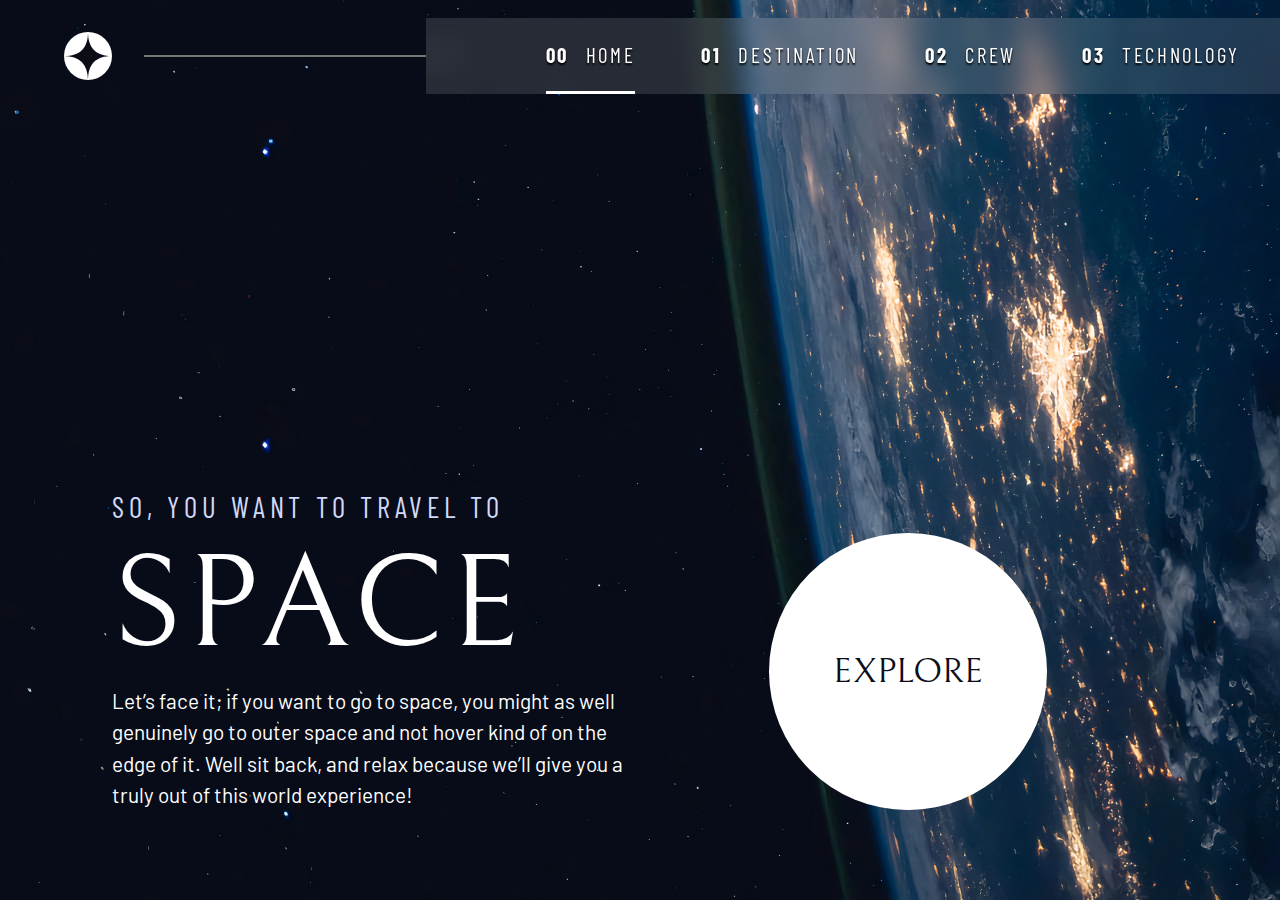
<file: index.html>
<!DOCTYPE html>
<html lang="en">
<head>
  <meta charset="UTF-8">
  <meta name="viewport" content="width=device-width, initial-scale=1.0">
  <link rel="icon" type="image/png" sizes="32x32" href="./assets/favicon-32x32.png">
  <title>Frontend Mentor | Space tourism website</title>
  <link rel="preconnect" href="https://fonts.googleapis.com">
  <link rel="preconnect" href="https://fonts.gstatic.com" crossorigin>
  <link href="https://fonts.googleapis.com/css2?family=Barlow+Condensed:wght@400;700&family=Bellefair&family=Barlow:wght@400;700&display=swap" rel="stylesheet">

  <!-- custom CSS -->
  <link rel="stylesheet" href="style.css">
  <!-- javascript -->
  <script src="index.js" defer></script>
</head>
<body class="home">

  <a href="#main" class="skip-to-content sr-only">Skip to content</a>
  <header class="primary-header flex">
    <div class="img-container">
      <img class="logo" src="assets/shared/logo.svg" alt="logo">
    </div>
    <button class="mobile-nav-toggle" aria-controls="primary-navigation"><span class="sr-only" aria-expanded="false">Menu</span></button>
    <nav>
      <ul data-visible="false" id="primary-navigation" class="underline-indicators primary-navigation flex">
          <li class="active nav-item"><a class="ff-sans-cond text-white uppercase letter-spacing-2" href="index.html"><span aria-hidden="true">00</span>Home</a></li>
          <li class="nav-item"><a class="ff-sans-cond text-white uppercase letter-spacing-2" href="destination.html"><span aria-hidden="true">01</span>Destination</a></li>
          <li class="nav-item"><a class="ff-sans-cond text-white uppercase letter-spacing-2" href="crew.html"><span aria-hidden="true">02</span>Crew</a></li>
          <li class="nav-item"><a class="ff-sans-cond text-white uppercase letter-spacing-2" href="technology.html"><span aria-hidden="true">03</span>Technology</a></li>
      </ul>
  </nav>
  </header>

<main id="main" class="grid-container">
  <div>
  <h1 class="uppercase text-light fs-500 ff-sans-cond letter-spacing-1">So, you want to travel to <br>
  <span class="ff-serif text-white fs-900">Space</span></h1>
  <p style="max-width: 45ch;">Let’s face it; if you want to go to space, you might as well genuinely go to 
  outer space and not hover kind of on the edge of it. Well sit back, and relax 
  because we’ll give you a truly out of this world experience!</p>
</div>
<div>
  <a href="destination.html" class="uppercase large-button ff-serif">Explore</a>
</div>
</main>



</body>
</html>
</file>
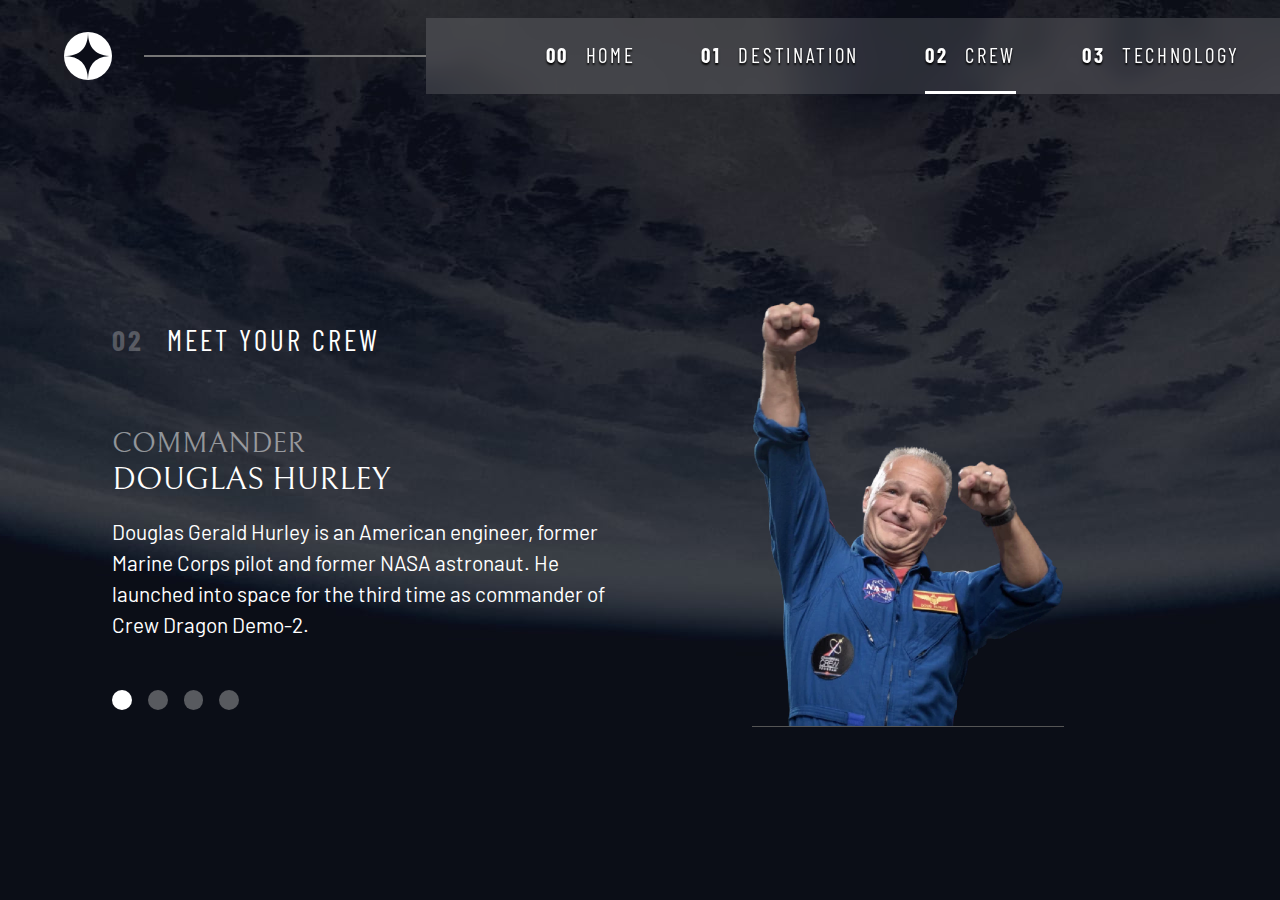
<file: crew.html>
<!DOCTYPE html>
<html lang="en">
<head>
  <meta charset="UTF-8">
  <meta name="viewport" content="width=device-width, initial-scale=1.0">
  <link rel="icon" type="image/png" sizes="32x32" href="./assets/favicon-32x32.png">
  <title>Frontend Mentor | Space tourism website</title>
  <link rel="preconnect" href="https://fonts.googleapis.com">
  <link rel="preconnect" href="https://fonts.gstatic.com" crossorigin>
  <link href="https://fonts.googleapis.com/css2?family=Barlow+Condensed:wght@400;700&family=Bellefair&family=Barlow:wght@400;700&display=swap" rel="stylesheet">

  <!-- custom CSS -->
  <link rel="stylesheet" href="style.css">
  <!-- javascript -->
  <script src="index.js" defer></script>
</head>
<body class="crew">

  <a href="#main" class="skip-to-content sr-only">Skip to content</a>
  <header class="primary-header flex">
    <div class="img-container">
      <img class="logo" src="assets/shared/logo.svg" alt="logo">
    </div>
    <button class="mobile-nav-toggle" aria-controls="primary-navigation"><span class="sr-only" aria-expanded="false">Menu</span></button>
    <nav>
      <ul data-visible="false" id="primary-navigation" class="underline-indicators primary-navigation flex">
          <li class="nav-item"><a class="ff-sans-cond text-white uppercase letter-spacing-2" href="index.html"><span aria-hidden="true">00</span>Home</a></li>
          <li class="nav-item"><a class="ff-sans-cond text-white uppercase letter-spacing-2" href="destination.html"><span aria-hidden="true">01</span>Destination</a></li>
          <li class="active nav-item"><a class="ff-sans-cond text-white uppercase letter-spacing-2" href="crew.html"><span aria-hidden="true">02</span>Crew</a></li>
          <li class="nav-item"><a class="ff-sans-cond text-white uppercase letter-spacing-2" href="technology.html"><span aria-hidden="true">03</span>Technology</a></li>
      </ul>
  </nav>
  </header>

  <main id="main" class="grid-container grid-container--crew flow">
  <h1 class="numbered-title"><span>02</span> Meet your crew</h1>

  <div class="dot-indicators flex" role="tablist">
    <button aria-selected="true" data-image="commander-image" role="tab" aria-controls="commander-tab" tabindex="0"><span class="sr-only">The commander</span></button>
    <button aria-selected="false" data-image="specialist-image" role="tab" aria-controls="specialist-tab" tabindex="-1"><span class="sr-only">The mission specialist</span></button>
    <button aria-selected="false" data-image="pilot-image" role="tab" aria-controls="pilot-tab" tabindex="-1"><span class="sr-only">The pilot</span></button>
    <button aria-selected="false" data-image="engineer-image" role="tab" aria-controls="engineer-tab" tabindex="-1"><span class="sr-only">The engineer</span></button>
  </div>

  <!-- Douglas Hurley -->
  <article class="crew-details flow" id="commander-tab" tabindex="0" role="tabpanel">
    <header>
      <h2 class="job fs-600 ff-serif uppercase">Commander</h2>
      <p class="fs-700 ff-serif uppercase">Douglas Hurley</p>
    </header>

    <p>Douglas Gerald Hurley is an American engineer, former Marine Corps pilot 
    and former NASA astronaut. He launched into space for the third time as 
    commander of Crew Dragon Demo-2.</p>
  </article>

  <!-- Mark Shuttleworth -->
  <article class="hidden crew-details flow" id="specialist-tab" tabindex="0" role="tabpanel">
    <header>
      <h2 class="job fs-600 ff-serif uppercase">Mission Specialist</h2>
      <p class="fs-700 ff-serif uppercase">Mark Shuttleworth</p>
    </header>

    <p>Mark Richard Shuttleworth is the founder and CEO of Canonical, the company behind the Linux-based Ubuntu operating system. Shuttleworth became the first South African to travel to space as a space tourist.</p>
  </article>

  <!-- Victor Glover -->
  <article class="hidden crew-details flow" id="pilot-tab" tabindex="0" role="tabpanel">
    <header>
      <h2 class="job fs-600 ff-serif uppercase">Pilot</h2>
      <p class="fs-700 ff-serif uppercase">Victor Glover</p>
    </header>

    <p>Pilot on the first operational flight of the SpaceX Crew Dragon to the International Space Station. Glover is a commander in the U.S. Navy where he pilots an F/A-18.He was a crew member of Expedition 64, and served as a station systems flight engineer.</p>
  </article>

  <!-- Anousheh Ansari -->
  <article class="hidden crew-details flow" id="engineer-tab" tabindex="0" role="tabpanel">
    <header>
      <h2 class="job fs-600 ff-serif uppercase">Flight Engineer</h2>
      <p class="fs-700 ff-serif uppercase">Anousheh Ansari</p>
    </header>

    <p>Anousheh Ansari is an Iranian American engineer and co-founder of Prodea Systems. Ansari was the fourth self-funded space tourist, the first self-funded woman to fly to the ISS, and the first Iranian in space.</p>
  </article>


  <!-- Douglas Hurley -->
  <picture id="commander-image">
    <source srcset="assets/crew/image-douglas-hurley.webp">
    <img src="assets/crew/image-douglas-hurley.png" alt="commander-img">
  </picture>

  <!-- Mark Shuttleworth -->
  <picture class="hidden" id="specialist-image">
    <source srcset="assets/crew/image-mark-shuttleworth.webp">
    <img src="assets/crew/image-mark-shuttleworth.png" alt="commander-img">
  </picture>

  <!-- Victor Glover -->
  <picture class="hidden" id="pilot-image">
    <source srcset="assets/crew/image-victor-glover.webp">
    <img src="assets/crew/image-victor-glover.png" alt="commander-img">
  </picture>

  <!-- Anousheh Ansari -->
  <picture class="hidden" id="engineer-image">
    <source srcset="assets/crew/image-anousheh-ansari.webp">
    <img src="assets/crew/image-anousheh-ansari.png" alt="commander-img">
  </picture>
  </main>
</body>
</html>
</file>
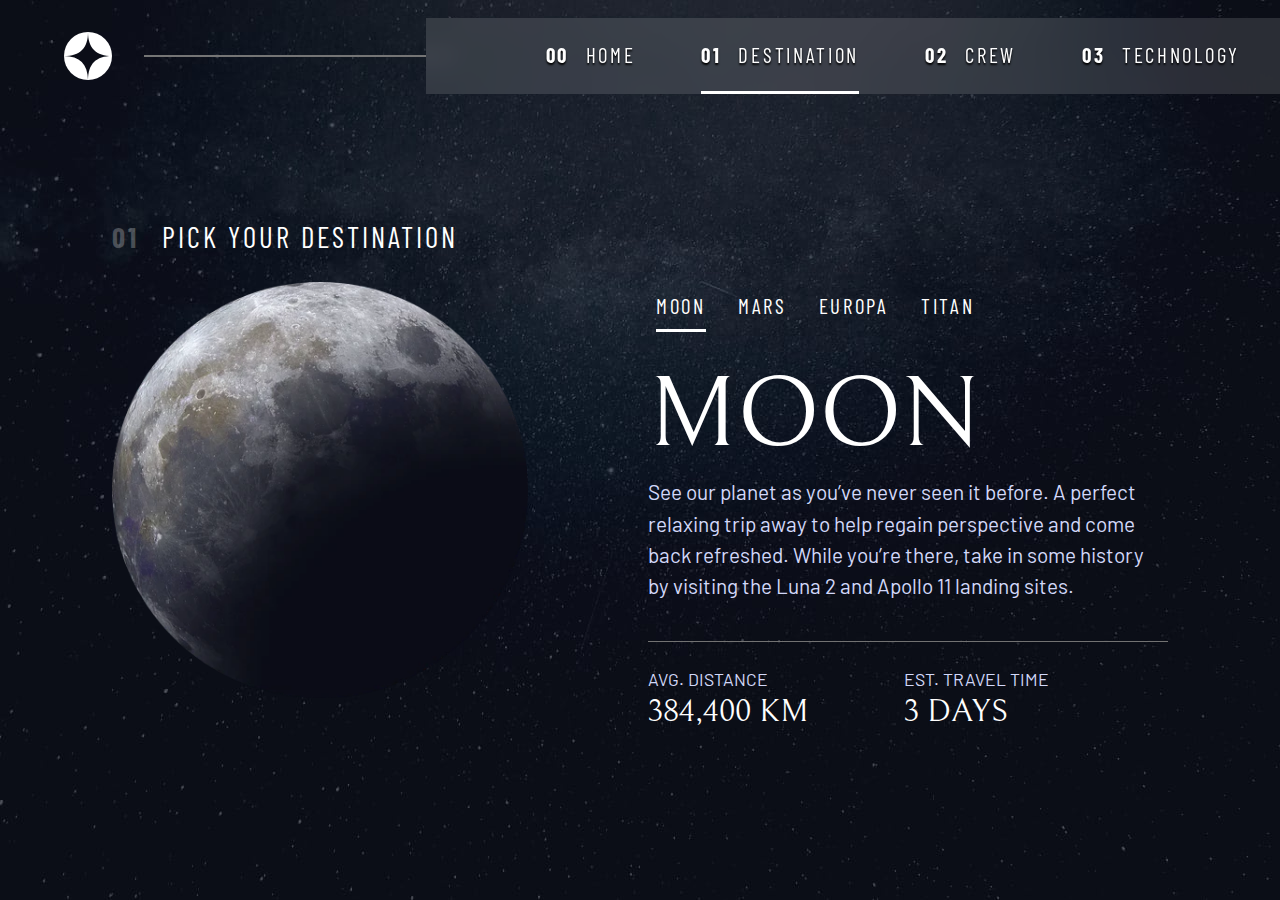
<file: destination.html>
<!DOCTYPE html>
<html lang="en">
<head>
  <meta charset="UTF-8">
  <meta name="viewport" content="width=device-width, initial-scale=1.0">
  <link rel="icon" type="image/png" sizes="32x32" href="./assets/favicon-32x32.png">
  <title>Frontend Mentor | Space tourism website</title>
  <link rel="preconnect" href="https://fonts.googleapis.com">
  <link rel="preconnect" href="https://fonts.gstatic.com" crossorigin>
  <link href="https://fonts.googleapis.com/css2?family=Barlow+Condensed:wght@400;700&family=Bellefair&family=Barlow:wght@400;700&display=swap" rel="stylesheet">

  <!-- our custom CSS -->
  <link rel="stylesheet" href="style.css">
  <!-- javascript -->
  <script src="index.js" defer></script>
</head>
<body class="destination">

  <a href="#main" class="skip-to-content sr-only">Skip to content</a>
  <header class="primary-header flex">
    <div class="img-container">
      <img class="logo" src="assets/shared/logo.svg" alt="logo">
    </div>
    <button class="mobile-nav-toggle" aria-controls="primary-navigation"><span class="sr-only" aria-expanded="false">Menu</span></button>
    <nav>
      <ul data-visible="false" id="primary-navigation" class="underline-indicators primary-navigation flex">
          <li class="nav-item"><a class="ff-sans-cond text-white uppercase letter-spacing-2" href="index.html"><span aria-hidden="true">00</span>Home</a></li>
          <li class="active nav-item"><a class="ff-sans-cond text-white uppercase letter-spacing-2" href="destination.html"><span aria-hidden="true">01</span>Destination</a></li>
          <li class="nav-item"><a class="ff-sans-cond text-white uppercase letter-spacing-2" href="crew.html"><span aria-hidden="true">02</span>Crew</a></li>
          <li class="nav-item"><a class="ff-sans-cond text-white uppercase letter-spacing-2" href="technology.html"><span aria-hidden="true">03</span>Technology</a></li>
      </ul>
  </nav>
  </header>

  <main id="main" class="flow grid-container grid-container--destination">
    <h1 class="numbered-title"><span aria-hidden="true">01</span> Pick your destination</h1> 

    <!-- Moon -->
    <picture id="moon-image">
      <source srcset="assets/destination/image-moon.webp" type="image/webp">
      <img src="assets/destination/image-moon.png" alt="moon">
    </picture>

    <!-- Mars -->
    <picture class="hidden" id="mars-image">
      <source srcset="assets/destination/image-mars.webp" type="image/webp">
      <img src="assets/destination/image-mars.png" alt="planet mars">
    </picture>

    <!-- Europa -->
    <picture class="hidden" a id="europa-image">
      <source srcset="assets/destination/image-europa.webp" type="image/webp">
      <img src="assets/destination/image-europa.png" alt="planet europa">
    </picture>

    <!-- Titan -->
    <picture class="hidden"  id="titan-image">
      <source srcset="assets/destination/image-titan.webp" type="image/webp">
      <img src="assets/destination/image-titan.png" alt="planet titan">
    </picture>

    <div class="tab-list underline-indicators flex" role="tablist">
        <button aria-selected="true" data-image="moon-image" role="tab" aria-controls="moon-tab" tabindex="0" class="uppercase text-white letter-spacing-2 ff-sans-cond">Moon</button>
        <button aria-selected="false" data-image="mars-image" role="tab" aria-controls="mars-tab" tabindex="-1" class="uppercase text-white letter-spacing-2 ff-sans-cond">Mars</button>
        <button aria-selected="false" data-image="europa-image" role="tab" aria-controls="europa-tab" tabindex="-1" class="uppercase text-white letter-spacing-2 ff-sans-cond">Europa</button>
        <button aria-selected="false" data-image="titan-image" role="tab" aria-controls="titan-tab" tabindex="-1" class="uppercase text-white letter-spacing-2 ff-sans-cond">Titan</button>
    </div>  

    <!-- Moon -->
    <article class="destination-info" id="moon-tab" tabindex="0" role="tabpanel">
      <h2 class="ff-serif fs-800 uppercase">Moon</h2>
      
      <p class="text-light">See our planet as you’ve never seen it before. A perfect relaxing trip away to help regain perspective and come back refreshed. While you’re there, take in some history by visiting the Luna 2 and Apollo 11 landing sites.</p>
    
      <div class="destination-data flex">
      <div>
        <h3 class="uppercase text-light fs-200">Avg. distance</h3>
        <p class="ff-serif fs-700 uppercase fs-700">384,400 km</p>
      </div>
      <div>
        <h3 class="uppercase text-light fs-200">Est. travel time</h3>
        <p class="ff-serif fs-700 uppercase fs-700">3 days</p>
      </div>
    </div>
    </article>

    <!-- Mars -->
    <article class="destination-info hidden" id="mars-tab" tabindex="0" role="tabpanel">
      <h2 class="ff-serif fs-800 uppercase">Mars</h2>
      
      <p class="text-light">Don’t forget to pack your hiking boots. You’ll need them to tackle Olympus Mons, the tallest planetary mountain in our solar system. It’s two and a half times the size of Everest!</p>
    
      <div class="destination-data flex">
      <div>
        <h3 class="uppercase text-light fs-200">Avg. distance</h3>
        <p class="ff-serif fs-700 uppercase fs-700">225 mil. km</p>
      </div>
      <div>
        <h3 class="uppercase text-light fs-200">Est. travel time</h3>
        <p class="ff-serif fs-700 uppercase fs-700">9 months</p>
      </div>
    </div>
    </article>

    <!-- Europa -->
    <article class="destination-info hidden" id="europa-tab" tabindex="0" role="tabpanel">
      <h2 class="ff-serif fs-800 uppercase">Europa</h2>
      
      <p class="text-light">The smallest of the four Galilean moons orbiting Jupiter, Europa is a winter lover’s dream. With an icy surface, it’s perfect for a bit of ice skating, curling, hockey, or simple relaxation in your snug wintery cabin.</p>
    
      <div class="destination-data flex">
      <div>
        <h3 class="uppercase text-light fs-200">Avg. distance</h3>
        <p class="ff-serif fs-700 uppercase fs-700">628 mil. km</p>
      </div>
      <div>
        <h3 class="uppercase text-light fs-200">Est. travel time</h3>
        <p class="ff-serif fs-700 uppercase fs-700">3 years</p>
      </div>
    </div>
    </article>

    <!-- Titan -->
    <article class="destination-info hidden" id="titan-tab" tabindex="0" role="tabpanel">
      <h2 class="ff-serif fs-800 uppercase">Titan</h2>
      
      <p class="text-light">The only moon known to have a dense atmosphere other than Earth, Titan is a home away from home (just a few hundred degrees colder!). As a bonus, you get striking views of the Rings of Saturn.</p>
    
      <div class="destination-data flex">
      <div>
        <h3 class="uppercase text-light fs-200">Avg. distance</h3>
        <p class="ff-serif fs-700 uppercase fs-700">1.6 bil. km</p>
      </div>
      <div>
        <h3 class="uppercase text-light fs-200">Est. travel time</h3>
        <p class="ff-serif fs-700 uppercase fs-700">7 years</p>
      </div>
    </div>
    </article>

  </main>


</body>
</html>
</file>
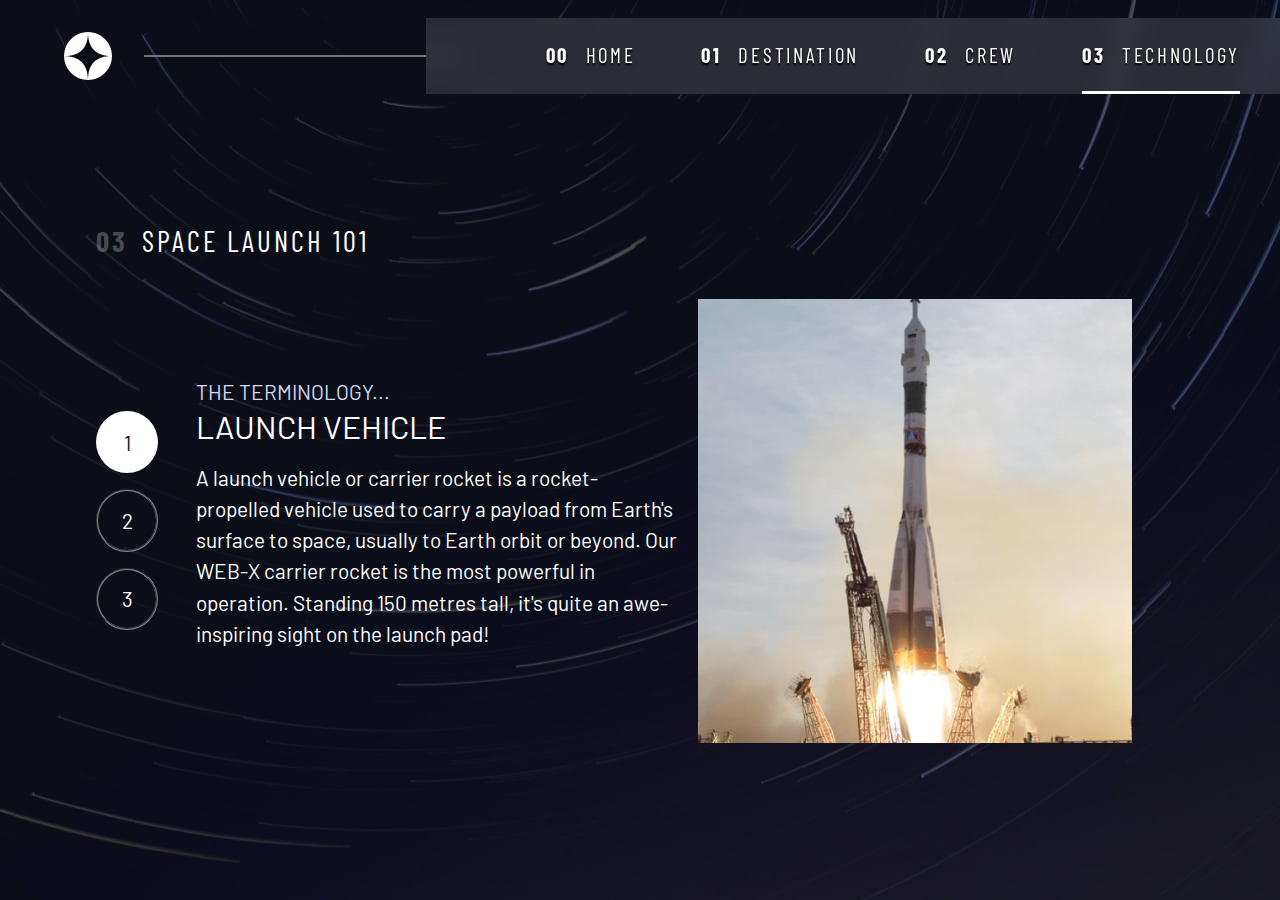
<file: technology.html>
<!DOCTYPE html>
<html lang="en">
<head>
  <meta charset="UTF-8">
  <meta name="viewport" content="width=device-width, initial-scale=1.0">
  <link rel="icon" type="image/png" sizes="32x32" href="./assets/favicon-32x32.png">
  <title>Frontend Mentor | Space tourism website</title>
  <link rel="preconnect" href="https://fonts.googleapis.com">
  <link rel="preconnect" href="https://fonts.gstatic.com" crossorigin>
  <link href="https://fonts.googleapis.com/css2?family=Barlow+Condensed:wght@400;700&family=Bellefair&family=Barlow:wght@400;700&display=swap" rel="stylesheet">

  <!-- custom CSS -->
  <link rel="stylesheet" href="style.css">
  <!-- javascript -->
  <script src="index.js" defer></script>
</head>
<body class="technology">

  <a href="#main" class="skip-to-content sr-only">Skip to content</a>
  <header class="primary-header flex">
    <div class="img-container">
      <img class="logo" src="assets/shared/logo.svg" alt="logo">
    </div>
    <button class="mobile-nav-toggle" aria-controls="primary-navigation"><span class="sr-only" aria-expanded="false">Menu</span></button>
    <nav>
      <ul data-visible="false" id="primary-navigation" class="underline-indicators primary-navigation flex">
          <li class="nav-item"><a class="ff-sans-cond text-white uppercase letter-spacing-2" href="index.html"><span aria-hidden="true">00</span>Home</a></li>
          <li class="nav-item"><a class="ff-sans-cond text-white uppercase letter-spacing-2" href="destination.html"><span aria-hidden="true">01</span>Destination</a></li>
          <li class="nav-item"><a class="ff-sans-cond text-white uppercase letter-spacing-2" href="crew.html"><span aria-hidden="true">02</span>Crew</a></li>
          <li class="active nav-item"><a class="ff-sans-cond text-white uppercase letter-spacing-2" href="technology.html"><span aria-hidden="true">03</span>Technology</a></li>
      </ul>
  </nav>
  </header>

  <main id="main" class="grid-container grid-container--technology flow">
  
    <h1 class="numbered-title"><span>03</span>Space launch 101</h1>

    <div class="numbered-indicators flex" role="tablist">
      <button aria-selected="true" data-image="launch-image" role="tab" aria-controls="launch-tab" tabindex="0">1</button>
      <button aria-selected="false" data-image="port-image" role="tab" aria-controls="port-tab" tabindex="-1">2</button>
      <button aria-selected="false" data-image="capsule-image" role="tab" aria-controls="capsule-tab" tabindex="-1">3</button>
    </div>

    <!-- launch-->
    <article id="launch-tab" role="tabpanel" tabindex="0" class="tech-details flow">
    <header>
      <h2 class="uppercase fs-400 text-light">The terminology...</h2>
      <p class="uppercase fs-700">Launch vehicle</p>
    </header>

    <p>A launch vehicle or carrier rocket is a rocket-propelled vehicle used to carry a 
    payload from Earth's surface to space, usually to Earth orbit or beyond. Our 
    WEB-X carrier rocket is the most powerful in operation. Standing 150 metres tall, 
    it's quite an awe-inspiring sight on the launch pad!</p>
    </article>

    <!-- space port -->
    <article class="hidden tech-details flow" id="port-tab" role="tabpanel" tabindex="0">
      <header>
        <h2 class="uppercase fs-400 text-light">The terminology...</h2>
        <p class="uppercase fs-700">Space Port</p>
      </header>
  
      <p>A spaceport or cosmodrome is a site for launching (or receiving) spacecraft, by analogy to the seaport for ships or airport for aircraft. Based in the famous Cape Canaveral, our spaceport is ideally situated to take advantage of the Earth’s rotation for launch.</p>
      </article>

      <!-- space capsule -->
      <article class="hidden tech-details flow" id="capsule-tab" role="tabpanel" tabindex="0">
        <header>
          <h2 class="uppercase fs-400 text-light">The terminology...</h2>
          <p class="uppercase fs-700">Space Capsule</p>
        </header>
    
        <p>A space capsule is an often-crewed spacecraft that uses a blunt-body reentry capsule to reenter the Earth's atmosphere without wings. Our capsule is where you'll spend your time during the flight. It includes a space gym, cinema, and plenty of other activities to keep you entertained.</p>
        </article>

    <!-- launch -->
    <picture id="launch-image">
      <img class="img-mobile" src="assets/technology/image-launch-vehicle-landscape.jpg" alt="launch-img">
      <img class="img-desktop" src="assets/technology/image-launch-vehicle-portrait.jpg" alt="launch-img">
    </picture>

    <!-- space port -->
    <picture class="hidden" id="port-image">
      <img class="img-mobile" src="assets/technology/image-spaceport-landscape.jpg" alt="launch-img">
      <img class="img-desktop" src="assets/technology/image-spaceport-portrait.jpg" alt="launch-img">
    </picture>

    <!-- space capsule -->
    <picture class="hidden" id="capsule-image">
      <img class="img-mobile" src="assets/technology/image-space-capsule-landscape.jpg" alt="launch-img">
      <img class="img-desktop" src="assets/technology/image-space-capsule-portrait.jpg" alt="launch-img">
    </picture>
  </main>
</body>
</html>
</file>
<file: style.css>
/* propiedades personalizadas */
:root {
    /* colors */
    --clr-dark: 230 35% 7%;
    /* #0B0D17; */
    --clr-light: 231 77% 90%;
    /* #D0D6F9;  */
    --clr-white: 0 0% 100%;
    /* #FFFFFF; */

    /* font-sizes */
    --fs-900: clamp(5rem, 9vw + 1rem, 10rem);
    --fs-800: 3.5rem;
    --fs-700: 1.8rem;
    --fs-600: 1.4rem;
    --fs-500: 1.25rem;
    --fs-400: 0.9375rem;
    --fs-300: 1rem;
    --fs-200: 0.875rem;

    /* font-families */
    --ff-serif: "Bellefair", serif;
    --ff-sans-cond: "Barlow Condensed", sans-serif;
    --ff-sans-normal: "Barlow", sans-serif;
}

@media (min-width: 500px) {
    :root {
        /* --fs-900: 9.375rem; */
        --fs-800: 5rem;
        --fs-700: 2rem;
        --fs-600: 1.5rem;
        --fs-500: 1.6rem;
        --fs-400: 1rem;
        --fs-200: 0.95rem;
    }
}

@media (min-width: 820px) {
    :root {
        --fs-800: 6.25rem;
        --fs-700: clamp(1.5rem, 2.5vw, 2.3rem);
        --fs-600: 1.8rem;
        --fs-500: clamp(1rem, 2.5vw, 1.8rem);
        --fs-400: 1.3rem;
        --fs-200: 1.1rem;
    }
}


/* valores de reset */

/* box sizing */
*,
*::before,
*::after {
    box-sizing: border-box;
}

/* reset margins */
body,
h1,
h2,
h3,
h4,
h5,
h5,
p,
figure,
picture {
    margin: 0;
}

/* reset font-weights */
h1,
h2,
h3,
h4,
h5,
h6,
p {
    font-weight: 400;
}

/* para el body y los tamaños */
body {
    font-family: var(--ff-sans-normal);
    font-size: var(--fs-400);
    background-color: hsl(var(--clr-dark));
    color: hsl(var(--clr-white));
    line-height: 1.5;
    min-height: 100vh;

    display: grid;
    grid-template-rows: min-content 1fr;

    overflow-x: hidden;
}

/* para facilitar imágenes */
img,
picture {
    max-width: 100%;
    display: block;
}

/* para el font de los forms */
textarea,
input,
button,
select {
    font: inherit;
}

/* sacar las animaciones para los que las sacaron */
@media (prefers-reduced-motion: reduce) {

    *,
    *::before,
    *::after {
        animation-duration: 0.01 !important;
        animation-iteration-count: 1 !important;
        transition-duration: 0.01 !important;
        scroll-behavior: auto !important;
    }
}


/* utility classes */

.flex {
    display: flex;
    gap: var(--gap, 1rem);
}

.flex.even-columns>* {
    width: 100%;
}

.grid {
    display: grid;
    gap: var(--gap, 1rem);
}

.flow>*:where(:not(first-child)) {
    /* añade margin top a todos los elementos después del primero. Se usa where porque no añade speficity, lo cual puede ahorrar problemas a futuro */
    margin-top: var(--flow-space, 1rem);
    /* outline: 1px solid red; */
}

.container {
    max-width: 1200px;
    padding-inline: 2rem;
    margin-inline: auto;
}


.sr-only {
    position: absolute;
    width: 1px;
    height: 1px;
    padding: 0;
    margin: -1px;
    overflow: hidden;
    clip: rect(0, 0, 0, 0);
    white-space: nowrap;
    border: 0;
}

.skip-to-content:focus {
    position: relative;
    width: max-content;
    height: auto;
    clip: 0;
    background-color: white;
    color: black;
}

/* colors */
.bg-dark {
    background-color: hsl(var(--clr-dark));
}

.bg-light {
    background-color: hsl(var(--clr-light));
}

.bg-white {
    background-color: hsl(var(--clr-white));
}

.text-dark {
    color: hsl(var(--clr-dark));
}

.text-light {
    color: hsl(var(--clr-light));
}

.text-white {
    color: hsl(var(--clr-white));
}


/* typography */
.ff-serif {
    font-family: var(--ff-serif)
}

.ff-sans-cond {
    font-family: var(--ff-sans-cond)
}

.ff-sans-normal {
    font-family: var(--ff-sans-normal)
}

.letter-spacing-1 {
    letter-spacing: 4.75px;
}

.letter-spacing-2 {
    letter-spacing: 2.7px;
}

.letter-spacing-3 {
    letter-spacing: 2.35px;
}

.uppercase {
    text-transform: uppercase;
}

.fs-900 {
    font-size: var(--fs-900)
}

.fs-800 {
    font-size: var(--fs-800)
}

.fs-700 {
    font-size: var(--fs-700)
}

.fs-600 {
    font-size: var(--fs-600)
}

.fs-500 {
    font-size: var(--fs-500)
}

.fs-400 {
    font-size: var(--fs-400)
}

.fs-300 {
    font-size: var(--fs-300)
}

.fs-200 {
    font-size: var(--fs-200)
}

.fs-900,
.fs-800,
.fs-700,
.fs-600 {
    line-height: 1.2;
}

/* numbered titles */
.numbered-title {
    font-family: var(--ff-sans-cond);
    font-size: var(--fs-500);
    color: white;
    text-transform: uppercase;
    letter-spacing: 3px;
    /* margin-bottom: 1.5rem; */
}

.numbered-title span {
    color: hsl(var(--clr-white) / 0.25);
    margin-right: .5em;
    font-weight: 700;
}


/* Component button */
.large-button {
    padding: 0 2.2em;
    font-size: 1.7em;
    position: relative;
    background-color: hsl(var(--clr-white));
    text-decoration: none;
    display: inline-grid;
    aspect-ratio: 1;
    place-content: center;
    border-radius: 50%;
    color: hsl(var(--clr-dark));
    z-index: 1;
    /* para crear un stacking context en conjunto con el del ::after */
}


.large-button::after {
    content: "";
    position: absolute;
    background-color: hsl(var(--clr-white) / 0.15);
    width: 100%;
    height: 100%;
    z-index: -1;
    border-radius: 50%;
    opacity: 0;
    transition: ease-in-out 200ms;
}

.large-button:hover::after,
.large-button:focus::after {
    opacity: 1;
    transform: scale(1.2);
}

@media (min-width: 500px) {
    .large-button {
        padding: 0 1.8em;
    }

    .large-button:hover::after,
    .large-button:focus::after {
        opacity: 1;
        transform: scale(1.4);
    }
}


/* navigation */

.primary-navigation {
    list-style: none;
    --underline-gap: 1rem;
    padding: 0;
    margin: 0;
    background-color:rgba(110, 110, 110, 0.4);
}

.primary-navigation a {
    text-decoration: none;
    display: block;
    text-shadow: 0px 2px 2px black;
}

.primary-navigation a>span {
    font-weight: 700;
    margin-right: 0.8em;
}

.mobile-nav-toggle {
    display: none;
}

@media (min-width: 500px) {
    .primary-navigation a {
        padding: 1.3rem 0;
    }
}

@supports (backdrop-filter: blur(1rem)) {
    .primary-navigation {
        background-color: rgba(255, 255, 255, 0.13);
        backdrop-filter: blur(13px);
        /* box-shadow: inset 10px 10px 10px rgba(255, 255, 255, 0.05); */
    }
}

@media (max-width: 500px) {
    .primary-navigation {
        position: fixed;
        z-index: 10;
        list-style: none;
        flex-direction: column;
        inset: 0 0 0 30%;
        --underline-gap: 1rem;
        padding: min(15rem, 15vh) 0 0 1.8rem;
        font-size: 1.2rem;
        transform: translateX(100%);
        transition: 250ms ease-in;
        background-color: hsl(var(--clr-dark) / .95);
    }

    @supports (backdrop-filter: blur(1rem)) {
        .primary-navigation {
            background-color: rgba(255, 255, 255, 0.13);
            backdrop-filter: blur(13px);
            /* box-shadow: inset 10px 10px 10px rgba(255, 255, 255, 0.05); */
        }
    }

    .primary-navigation.underline-indicators>* {
        border: 0;
        padding: 0.3rem;
    }

    .primary-navigation>li+li {
        margin-top: 0.5rem;
    }
    
    .mobile-nav-toggle {
        display: block;
        position: absolute;
        right: 2rem;
        top: 2.6rem; 
        z-index: 11;
        background: transparent;
        border: 0;
        background-image: url(assets/shared/icon-hamburger.svg);
        aspect-ratio: 1;
        width: 27px;
        background-repeat: no-repeat;
        background-position: center;
        cursor: pointer;
    }

}

@media (min-width: 500px) and (max-width: 820px) {
    .primary-navigation {
        padding-inline: 3rem;
    }
    
    .primary-navigation a > span {
        display: none;
    }

    .primary-header ul {
        --gap: clamp(1rem, 3vw, 2rem);
    }
}

@media (min-width: 820px) {
    .primary-navigation {
        padding-left: 7rem;
        padding-right: 2rem;
    }

    .primary-header ul {
        gap: 50px;
    }

    .primary-header {
        position: relative;
    }

    .primary-header::after {
        content: "";
        position: relative;
        display: block;
        margin-right: -3rem;
        height: 2px;
        width: 100%;
        background-color: rgb(117, 117, 117);
        order: 1;
    }

    nav {
        order: 2;
    }
}

.primary-header {
    position: relative;
    /* border: 2px solid greenyellow; */
    align-items: center;
    justify-content: space-between;
}

.logo {
    margin: 2rem clamp(1em, 5vw, 3.5em);
}

.underline-indicators> * {
    /* padding: var(--underline-gap, 1rem) 0; */
    /* padding: 1rem 0; */
    margin: 0 0.5rem;
    border: 0;
    border-bottom: .2rem solid hsl(var(--clr-white) / 0);
    cursor: pointer;
    background-color: transparent;
}

.underline-indicators > button {
    padding: 0.5rem 0;
}

.underline-indicators>*:hover,
.underline-indicators>*:focus {
    border-color: hsl(var(--clr-white) /.4);
}

.underline-indicators>.active,
.underline-indicators>[aria-selected="true"] {
    color: hsl(var(--clr-white));
    border-color: hsl(var(--clr-white));
}

.tab-list {
    --gap: 1rem;
}


/* dot indicators */
.dot-indicators>* {
    cursor: pointer;
    padding: 0.62rem;
    border: 0;
    border-radius: 50%;
    background-color: #585a5f;
}

.dot-indicators>*:hover,
.dot-indicators>*:focus {
    background-color: #85868B;
}

.dot-indicators>[aria-selected="true"] {
    background-color: hsl(var(--clr-white));
}

/* numbered indicators */
.numbered-indicators>* {
    cursor: pointer;
    border-width: 0.12em;
    border-style: groove;
    width: 3em;
    height: 3em;
    border-radius: 50%;
    background-color: transparent;
    border-color: #85868B;
    color: hsl(var(--clr-white));
}

.numbered-indicators>*:hover,
.numbered-indicators>*:focus {
    border-color: hsl(var(--clr-white));
}

.numbered-indicators>[aria-selected="true"] {
    border: 0;
    background-color: white;
    color: hsl(var(--clr-dark));
}


/* -----PAGE SPECIFIC BACKGROUND----- */
body {
    background-size: cover;
    background-position: bottom center;
}

/* home section background images */
.home {
    background-image: url(assets/home/background-tablet.png);
}

@media (min-width: 820px) {
    .home {
        background-image: url(assets/home/background-desktopHome-webp.webp);
    }
}

/* destination section background images */
.destination {
    background-image: url(assets/destination/background-destination-mobile.jpg);
}

@media (min-width: 500px) {
    .destination {
        background-image: url(assets/destination/background-destination-tablet.jpg);
    }
}

@media (min-width: 820px) {
    .destination {
        background-image: url(assets/destination/background-destination-desktop.jpg)
    }
}

/* crew section background images */
.crew {
    background-image: url(assets/crew/background-crew-mobile.jpg);
}

@media (min-width: 500px) {
    .crew {
        background-image: url(assets/crew/background-crew-tablet.jpg);
    }
}

@media (min-width: 820px) {
    .crew {
        background-image: url(assets/crew/background-crew-desktop.jpg);
    }
}

.technology {
    background-image: url(assets/technology/background-technology-mobile.jpg);
}

@media (min-width: 500px) {
    .technology {
        background-image: url(assets/technology/background-technology-tablet.jpg);
    }
}

@media (min-width: 820px) {
    .technology {
        background-image: url(assets/technology/background-technology-desktop.jpg);
    }
}


/* ----- SECCIÓN GRID ----- */
.grid-container {
    display: grid;
    text-align: center;
    place-items: center;
    padding-inline: 1rem;
    padding-bottom: 3rem;
    /* border: 2px solid yellow; */
}

.grid-container>* {
    max-width: 40ch;
}

.numbered-title {
    grid-area: title;
}

/* layout de destination */

.grid-container--destination {
    grid-template-areas: 
    "title"
    "image"
    "tabs"
    "content";
    --flow-space: 1.5rem;
}

.grid-container--destination > picture {
    grid-area: image;
    max-width: 70%;
}

.grid-container--destination > .tab-list {
    grid-area: tabs;
}

.grid-container--destination > .destination-info {
    grid-area: content;
}

.destination-data {
    flex-direction: column;
    border-top: 1px solid rgb(114, 114, 114);
    padding-top: 1.5rem;
    margin-top: 1.5rem;
}


/* crew layout */
.grid-container--crew {
    grid-template-areas: 
    "title"
    "image"
    "dots"
    "content";
}

.crew .numbered-title {
    grid-area: title;
}

.grid-container--crew picture {
    grid-area: image;
    max-width: 60%;
    border-bottom: 1px solid rgb(85, 85, 85);
}

.crew .dot-indicators {
    grid-area: dots;
}

.crew article {
    grid-area: content;
}

.crew-details .job {
    color: hsl(var(--clr-white) / 0.5);
}


/* technology layout */
.grid-container--technology {
    grid-template-areas: 
    "title"
    "image"
    "numbers"
    "content";
    padding-bottom: 3rem;
}

.technology .numbered-title {
    grid-area: title;
}

.technology picture {
    grid-area: image;
}

.technology .numbered-indicators {
    grid-area: numbers;
}

.technology article {
    grid-area: content;
    position: relative;
    bottom: 1rem;
}

/*imagen launch */
.img-desktop {
    display: none;
} 

@media (min-width: 500px) {

    .grid-container {
        padding-inline: 3rem;
    }

    .grid-container--destination > picture {
        max-width: 55%;
    }

    .grid-container > * {
        max-width: 58ch;
    }

    .numbered-title {
        justify-self: flex-start;
    }

    .destination-data {
        flex-direction: row;
        justify-content: space-evenly;
        /* gap: 2.5rem; */
    }

    /* crew section */
    .grid-container--crew {
        grid-template-areas: 
        "title"
        "content"
        "dots"
        "image";
    }
    .grid-container--crew picture {
        max-width: 50%;
        border: 0;
    }
    .grid-container--crew {
        padding-bottom: 0;
    }
    .grid-container--crew article > p {
        max-width: 50ch;
    }

    .grid-container--technology .numbered-title {
        align-self: start;
    }
}

@media (min-width: 820px) {
    .grid-container {
        padding-inline: 4rem;
        padding-bottom: max(3em, 10vh);
        /* border: 2px solid yellow; */
        grid-template-columns: minmax(2rem, 1fr) repeat(2, minmax(0, 580px)) minmax(2rem, 1fr);
        column-gap: var(--container-gap, 1rem);
        text-align: left;
    }

    .home .grid-container {
        align-content: flex-end;
    }

    .grid-container>*:first-child {
        grid-column: 2;
        /* align-self: flex-end; */
    }

    .grid-container>*:last-child {
        grid-column: 3;
        align-self: flex-end;
    }

    .grid-container--destination {
        justify-items: start;
        align-content: start;
        place-content: center;
        grid-template-areas: 
        ". title title ."
        ". image tabs ."
        ". image content .";
    }

    .grid-container--destination > picture {
        max-width: 80%;
        align-self: start;
    }

    .destination-data {
        justify-content: flex-start;
        margin-top: 2.5rem;
        gap: min(8vw, 6rem);
    }

    /* crew section */
    .grid-container--crew {
        padding-bottom: 0;
        justify-items: start;
        align-content: start;
        place-content: center;
        grid-template-areas: 
        ". title image ."
        ". content image ."
        ". dots image .";
    }
    .grid-container--crew picture {
        justify-self: center;
        max-width: 60%;
        border-bottom: 1px solid rgb(85, 85, 85);
    }
    /* .grid-container--crew .dot-indicators {
        position: relative;
        bottom: 2.5rem;
    } */

    .technology .grid-container {
        grid-template-columns: minmax(0, 80px) minmax(0, 500px) minmax(0, 580px) minmax(0, 80px);
        padding-right: 0;
        padding-left: 6rem;
        gap: 20px;
        justify-items: start;
        align-content: start;
        place-content: center;
    }

    .technology .numbered-indicators {
        flex-direction: column;
        justify-self: start;
    }

    .grid-container--technology {
        /* border: 2px solid red; */
        grid-template-areas: 
        "title title title . "
        "numbers content image ."
        "numbers content image .";
    }

    .technology .numbered-title {
        grid-area: title;
        padding-top: 1.5rem;
    }

    .technology picture {
        grid-area: image;
        max-width: 90%;
    }

    .img-mobile {
        display: none;
    }

    .img-desktop {
        display: block;
    }
}

.hidden {
    display: none;
}
</file>
